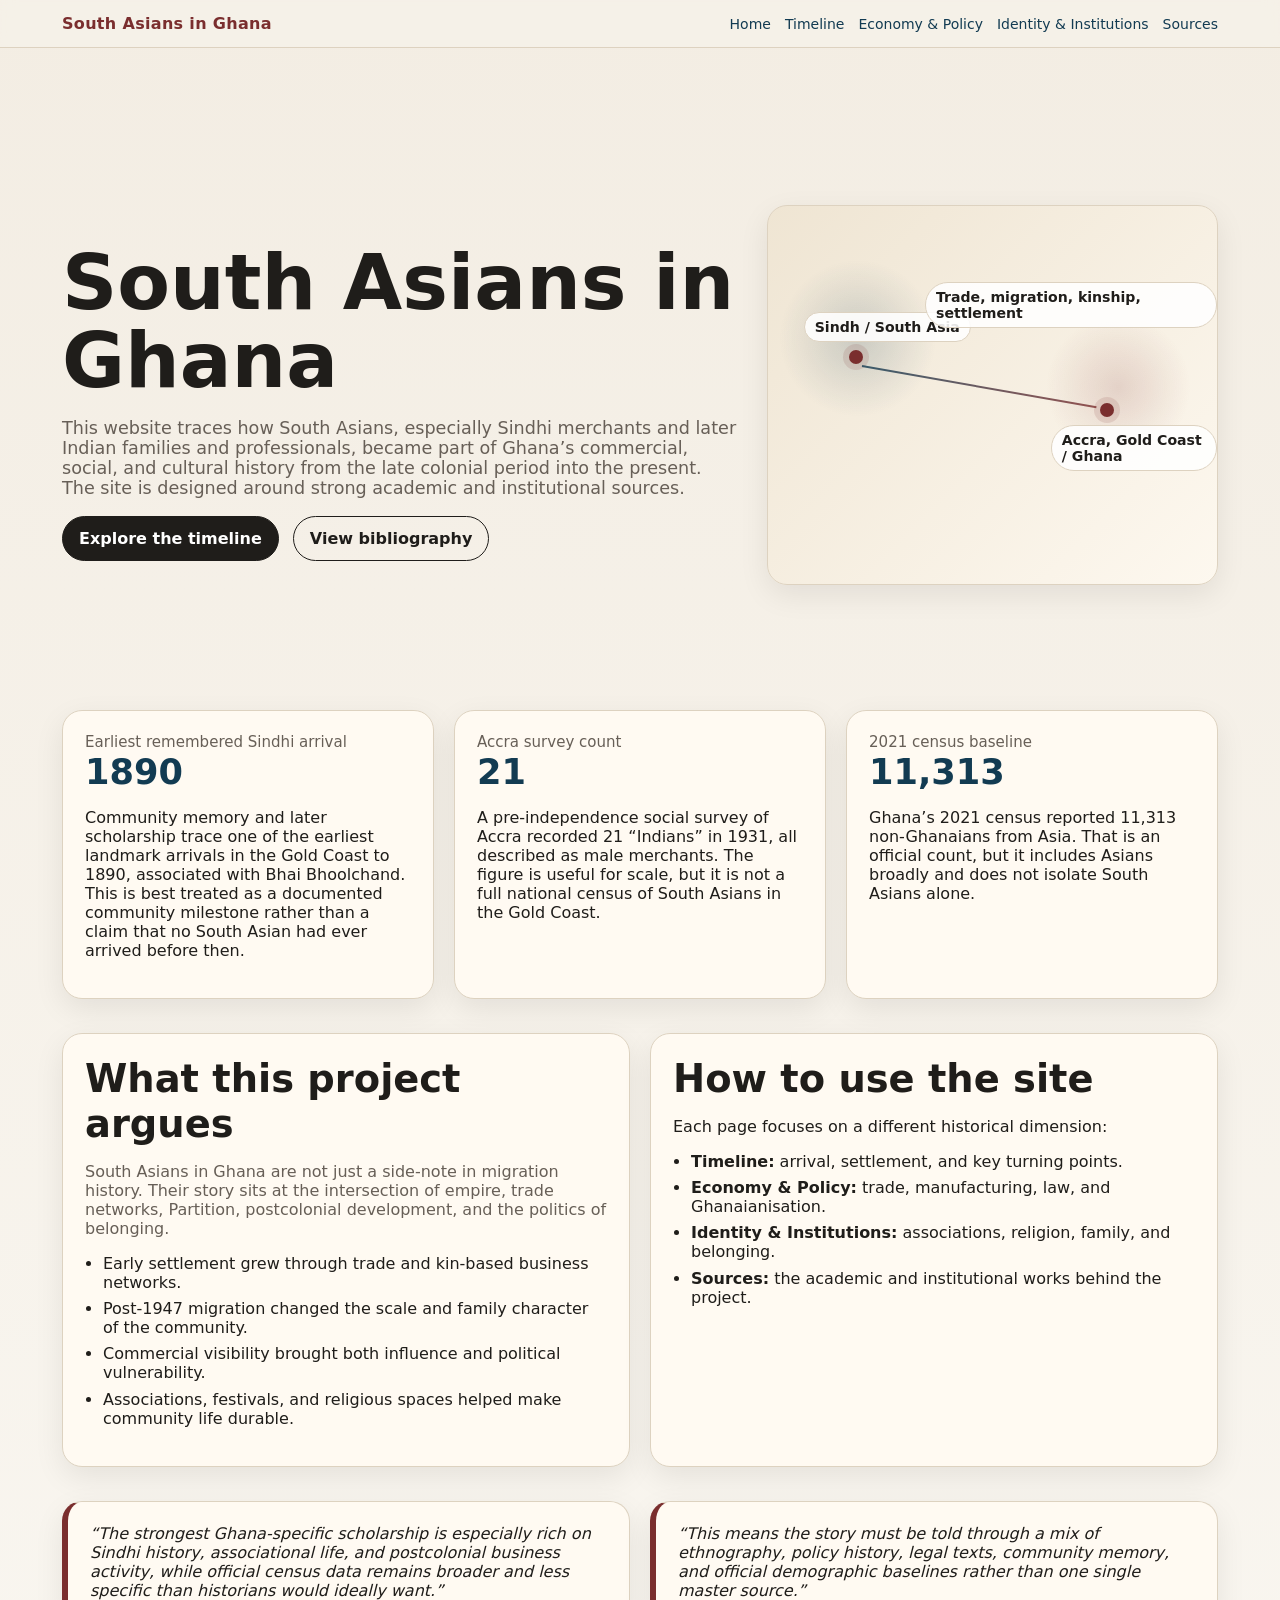
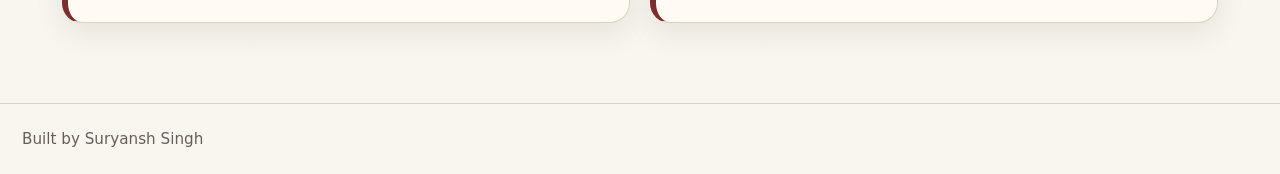
<file: index.html>
<!DOCTYPE html>
<html lang="en">
<head>
  <meta charset="UTF-8" />
  <meta name="viewport" content="width=device-width, initial-scale=1.0" />
  <title>South Asians in Ghana</title>
  <link rel="stylesheet" href="style.css" />
</head>
<body>
<header>
  <nav class="nav">
    <div class="brand">South Asians in Ghana</div>
    <div class="navlinks">
      <a href="index.html">Home</a>
      <a href="timeline.html">Timeline</a>
      <a href="economy.html">Economy & Policy</a>
      <a href="identity.html">Identity & Institutions</a>
      <a href="sources.html">Sources</a>
    </div>
  </nav>
</header>
<main class="container">
  <section class="hero">
    <div>
      <h1>South Asians in Ghana</h1>
      <p>This website traces how South Asians, especially Sindhi merchants and later Indian families and professionals, became part of Ghana’s commercial, social, and cultural history from the late colonial period into the present. The site is designed around strong academic and institutional sources.</p>
      <div class="cta-row">
        <a class="btn primary" href="timeline.html">Explore the timeline</a>
        <a class="btn secondary" href="sources.html">View bibliography</a>
      </div>
    </div>
    <div class="panel mini-map">
      <div class="dot" style="left:18%;top:38%"></div>
      <div class="label" style="left:8%;top:28%">Sindh / South Asia</div>
      <div class="dot" style="left:74%;top:52%"></div>
      <div class="label" style="left:63%;top:58%">Accra, Gold Coast / Ghana</div>
      <div class="route" style="left:21%;top:42%;width:53%;transform:rotate(10deg)"></div>
      <div class="label" style="left:35%;top:20%">Trade, migration, kinship, settlement</div>
    </div>
  </section>

  <section class="grid three">
    <div class="stat">
      <div class="small">Earliest remembered Sindhi arrival</div>
      <div class="stat-num">1890</div>
      <p>Community memory and later scholarship trace one of the earliest landmark arrivals in the Gold Coast to 1890, associated with Bhai Bhoolchand. This is best treated as a documented community milestone rather than a claim that no South Asian had ever arrived before then.</p>
    </div>
    <div class="stat">
      <div class="small">Accra survey count</div>
      <div class="stat-num">21</div>
      <p>A pre-independence social survey of Accra recorded 21 “Indians” in 1931, all described as male merchants. The figure is useful for scale, but it is not a full national census of South Asians in the Gold Coast.</p>
    </div>
    <div class="stat">
      <div class="small">2021 census baseline</div>
      <div class="stat-num">11,313</div>
      <p>Ghana’s 2021 census reported 11,313 non-Ghanaians from Asia. That is an official count, but it includes Asians broadly and does not isolate South Asians alone.</p>
    </div>
  </section>

  <section style="margin-top:34px" class="grid two">
    <div class="feature">
      <h2 class="section-title">What this project argues</h2>
      <p class="section-lead">South Asians in Ghana are not just a side-note in migration history. Their story sits at the intersection of empire, trade networks, Partition, postcolonial development, and the politics of belonging.</p>
      <ul class="clean">
        <li>Early settlement grew through trade and kin-based business networks.</li>
        <li>Post-1947 migration changed the scale and family character of the community.</li>
        <li>Commercial visibility brought both influence and political vulnerability.</li>
        <li>Associations, festivals, and religious spaces helped make community life durable.</li>
      </ul>
    </div>
    <div class="feature">
      <h2 class="section-title">How to use the site</h2>
      <p>Each page focuses on a different historical dimension:</p>
      <ul class="clean">
        <li><strong>Timeline:</strong> arrival, settlement, and key turning points.</li>
        <li><strong>Economy & Policy:</strong> trade, manufacturing, law, and Ghanaianisation.</li>
        <li><strong>Identity & Institutions:</strong> associations, religion, family, and belonging.</li>
        <li><strong>Sources:</strong> the academic and institutional works behind the project.</li>
      </ul>
    </div>
  </section>

  <section style="margin-top:34px" class="grid two">
    <div class="quote">“The strongest Ghana-specific scholarship is especially rich on Sindhi history, associational life, and postcolonial business activity, while official census data remains broader and less specific than historians would ideally want.”</div>
    <div class="quote">“This means the story must be told through a mix of ethnography, policy history, legal texts, community memory, and official demographic baselines rather than one single master source.”</div>
  </section>
</main>
<footer>
  Built by Suryansh Singh
<script src="app.js"></script>
</body>
</html>
</file>
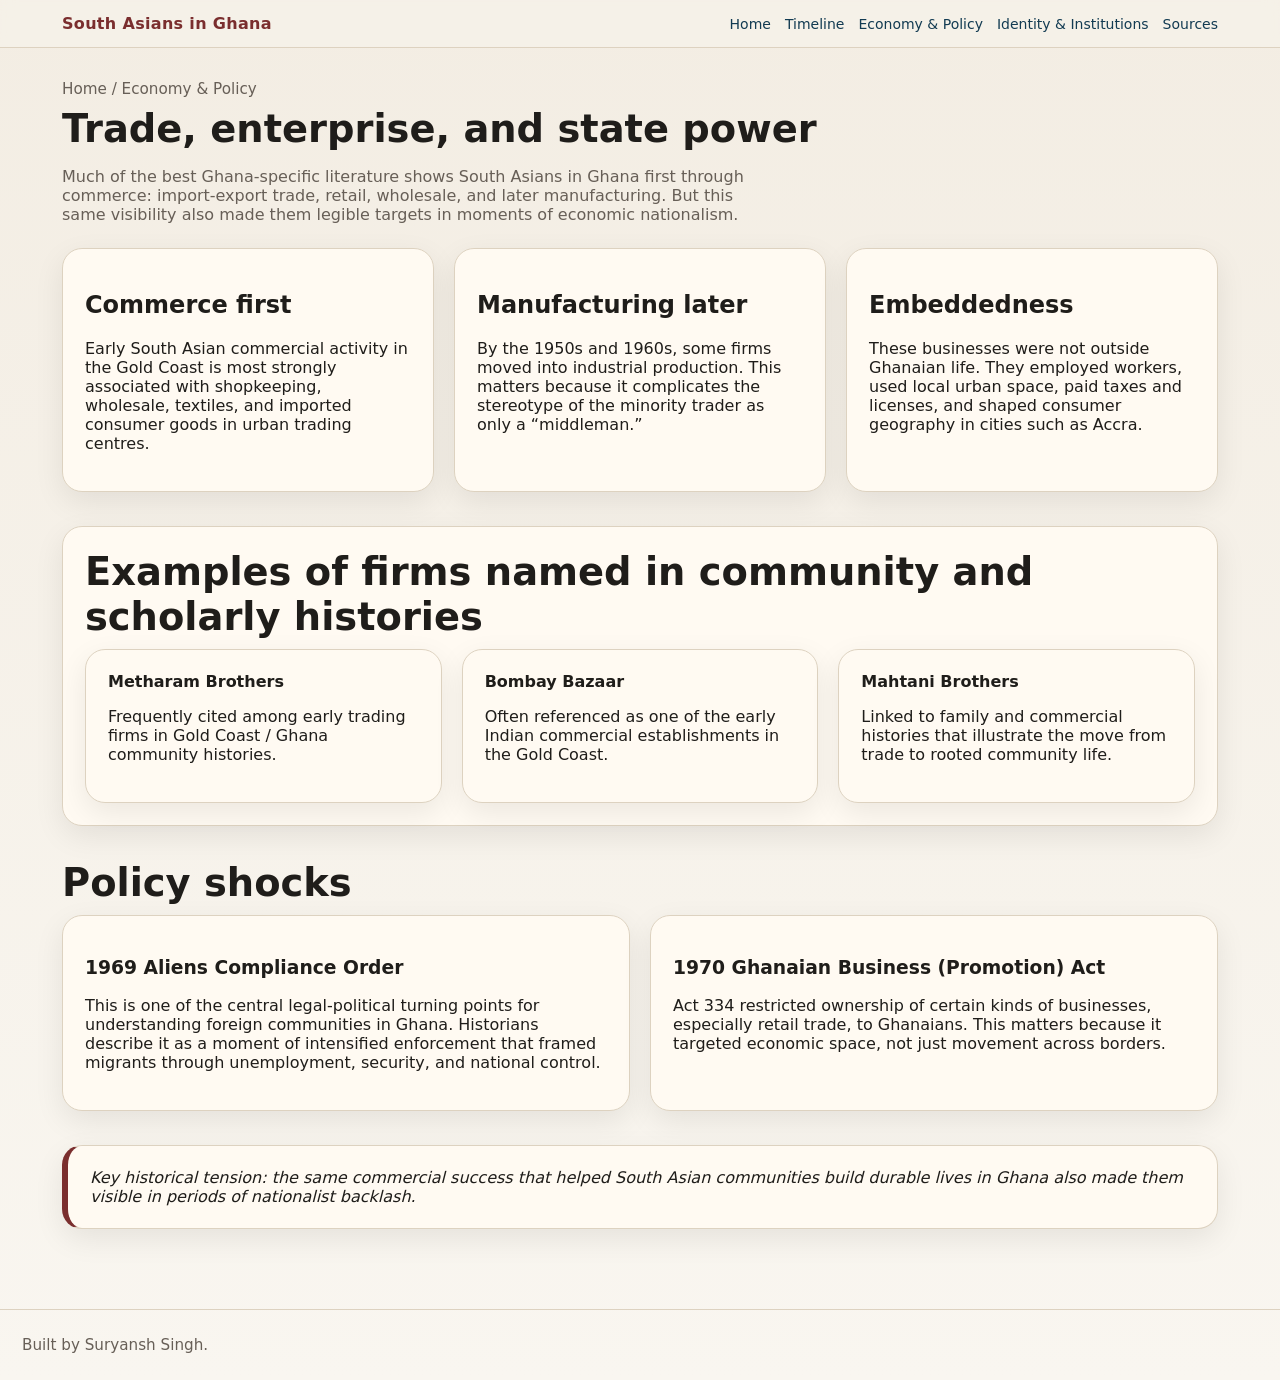
<file: economy.html>
<!DOCTYPE html>
<html lang="en">
<head>
  <meta charset="UTF-8" />
  <meta name="viewport" content="width=device-width, initial-scale=1.0" />
  <title>Economy & Policy | South Asians in Ghana</title>
  <link rel="stylesheet" href="style.css" />
</head>
<body>
<header><nav class="nav"><div class="brand">South Asians in Ghana</div><div class="navlinks"><a href="index.html">Home</a><a href="timeline.html">Timeline</a><a href="economy.html">Economy & Policy</a><a href="identity.html">Identity & Institutions</a><a href="sources.html">Sources</a></div></nav></header>
<main class="container">
  <div class="breadcrumbs">Home / Economy & Policy</div>
  <h1 class="section-title">Trade, enterprise, and state power</h1>
  <p class="section-lead">Much of the best Ghana-specific literature shows South Asians in Ghana first through commerce: import-export trade, retail, wholesale, and later manufacturing. But this same visibility also made them legible targets in moments of economic nationalism.</p>

  <section class="grid three" style="margin-top:24px">
    <div class="card"><h2>Commerce first</h2><p>Early South Asian commercial activity in the Gold Coast is most strongly associated with shopkeeping, wholesale, textiles, and imported consumer goods in urban trading centres.</p></div>
    <div class="card"><h2>Manufacturing later</h2><p>By the 1950s and 1960s, some firms moved into industrial production. This matters because it complicates the stereotype of the minority trader as only a “middleman.”</p></div>
    <div class="card"><h2>Embeddedness</h2><p>These businesses were not outside Ghanaian life. They employed workers, used local urban space, paid taxes and licenses, and shaped consumer geography in cities such as Accra.</p></div>
  </section>

  <section style="margin-top:34px" class="panel">
    <h2 class="section-title">Examples of firms named in community and scholarly histories</h2>
    <div class="grid three">
      <div class="card"><strong>Metharam Brothers</strong><p>Frequently cited among early trading firms in Gold Coast / Ghana community histories.</p></div>
      <div class="card"><strong>Bombay Bazaar</strong><p>Often referenced as one of the early Indian commercial establishments in the Gold Coast.</p></div>
      <div class="card"><strong>Mahtani Brothers</strong><p>Linked to family and commercial histories that illustrate the move from trade to rooted community life.</p></div>
    </div>
  </section>

  <section style="margin-top:34px">
    <h2 class="section-title">Policy shocks</h2>
    <div class="grid two">
      <div class="feature">
        <h3>1969 Aliens Compliance Order</h3>
        <p>This is one of the central legal-political turning points for understanding foreign communities in Ghana. Historians describe it as a moment of intensified enforcement that framed migrants through unemployment, security, and national control.</p>
      </div>
      <div class="feature">
        <h3>1970 Ghanaian Business (Promotion) Act</h3>
        <p>Act 334 restricted ownership of certain kinds of businesses, especially retail trade, to Ghanaians. This matters because it targeted economic space, not just movement across borders.</p>
      </div>
    </div>
  </section>

  <section style="margin-top:34px" class="quote">Key historical tension: the same commercial success that helped South Asian communities build durable lives in Ghana also made them visible in periods of nationalist backlash.</section>
</main>
<footer>Built by Suryansh Singh.</footer>
<script src="app.js"></script>
</body>
</html>
</file>
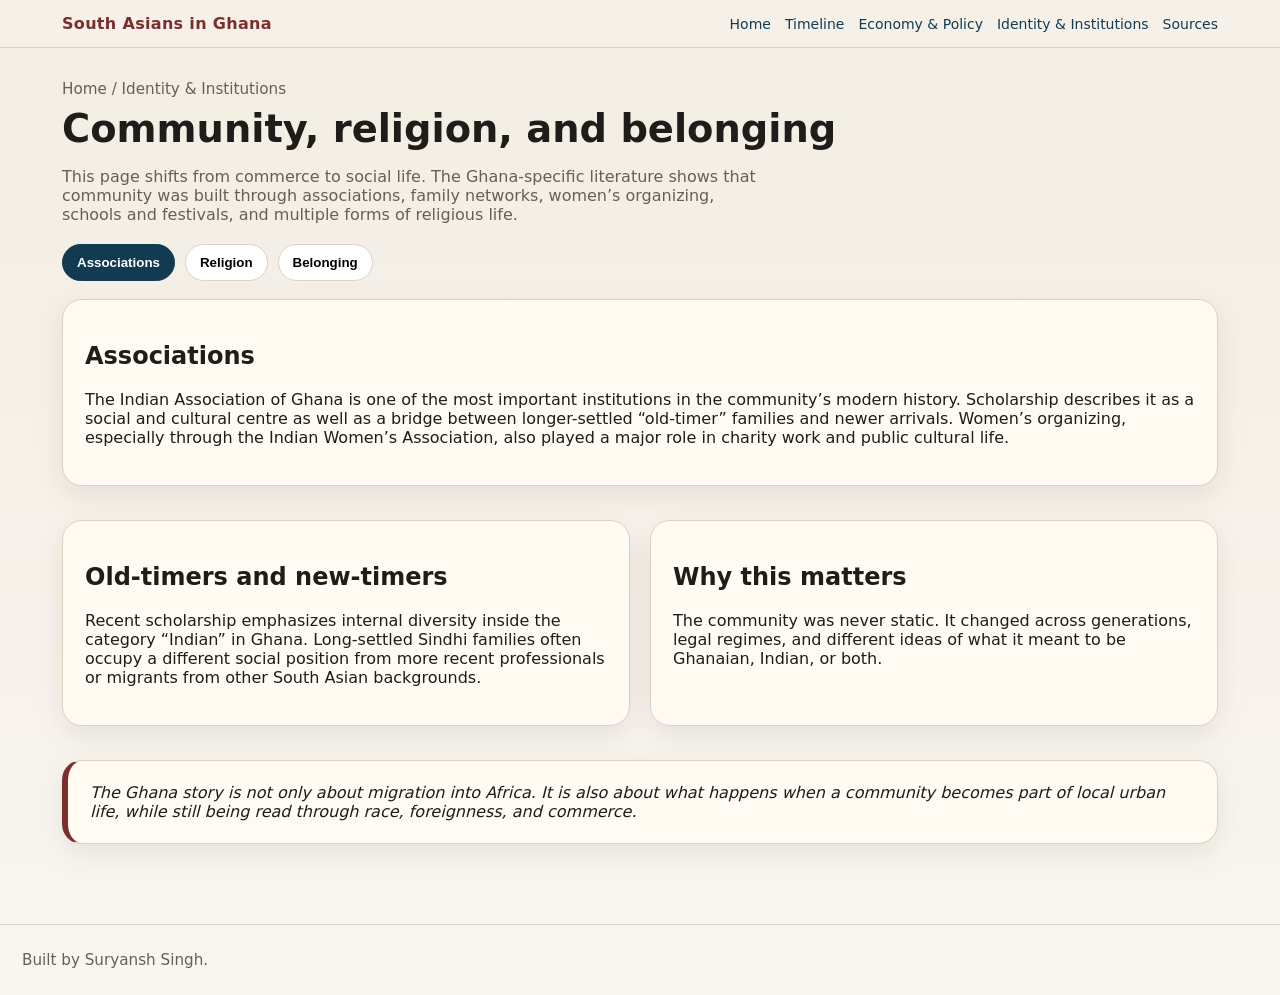
<file: identity.html>
<!DOCTYPE html>
<html lang="en">
<head>
  <meta charset="UTF-8" />
  <meta name="viewport" content="width=device-width, initial-scale=1.0" />
  <title>Identity & Institutions | South Asians in Ghana</title>
  <link rel="stylesheet" href="style.css" />
</head>
<body>
<header><nav class="nav"><div class="brand">South Asians in Ghana</div><div class="navlinks"><a href="index.html">Home</a><a href="timeline.html">Timeline</a><a href="economy.html">Economy & Policy</a><a href="identity.html">Identity & Institutions</a><a href="sources.html">Sources</a></div></nav></header>
<main class="container">
  <div class="breadcrumbs">Home / Identity & Institutions</div>
  <h1 class="section-title">Community, religion, and belonging</h1>
  <p class="section-lead">This page shifts from commerce to social life. The Ghana-specific literature shows that community was built through associations, family networks, women’s organizing, schools and festivals, and multiple forms of religious life.</p>

  <section style="margin-top:20px">
    <div data-tab-group class="tabs">
      <button class="tab-btn active" data-target="panel1">Associations</button>
      <button class="tab-btn" data-target="panel2">Religion</button>
      <button class="tab-btn" data-target="panel3">Belonging</button>
    </div>
    <div id="panel1" class="tab-panel active">
      <h2>Associations</h2>
      <p>The Indian Association of Ghana is one of the most important institutions in the community’s modern history. Scholarship describes it as a social and cultural centre as well as a bridge between longer-settled “old-timer” families and newer arrivals. Women’s organizing, especially through the Indian Women’s Association, also played a major role in charity work and public cultural life.</p>
    </div>
    <div id="panel2" class="tab-panel">
      <h2>Religion</h2>
      <p>Religion in Ghana cannot be treated as a simple copy of a diaspora homeland. The Hindu Monastery of Africa is especially important because it represents a Ghanaian-led Hindu institutional tradition that nevertheless intersects with Indian migrants, gurus, and wider transnational Hindu worlds.</p>
    </div>
    <div id="panel3" class="tab-panel">
      <h2>Belonging</h2>
      <p>One of the deepest themes in the literature is the gap between legal status and lived belonging. Some long-settled families remained Indian passport holders, some became Ghanaian citizens, and yet citizenship alone did not always settle the question of who counted as fully Ghanaian in the public imagination.</p>
    </div>
  </section>

  <section style="margin-top:34px" class="grid two">
    <div class="card">
      <h2>Old-timers and new-timers</h2>
      <p>Recent scholarship emphasizes internal diversity inside the category “Indian” in Ghana. Long-settled Sindhi families often occupy a different social position from more recent professionals or migrants from other South Asian backgrounds.</p>
    </div>
    <div class="card">
      <h2>Why this matters</h2>
      <p>The community was never static. It changed across generations, legal regimes, and different ideas of what it meant to be Ghanaian, Indian, or both.</p>
    </div>
  </section>

  <section style="margin-top:34px" class="quote">The Ghana story is not only about migration into Africa. It is also about what happens when a community becomes part of local urban life, while still being read through race, foreignness, and commerce.</section>
</main>
<footer>Built by Suryansh Singh.</footer>
<script src="app.js"></script>
</body>
</html>
</file>
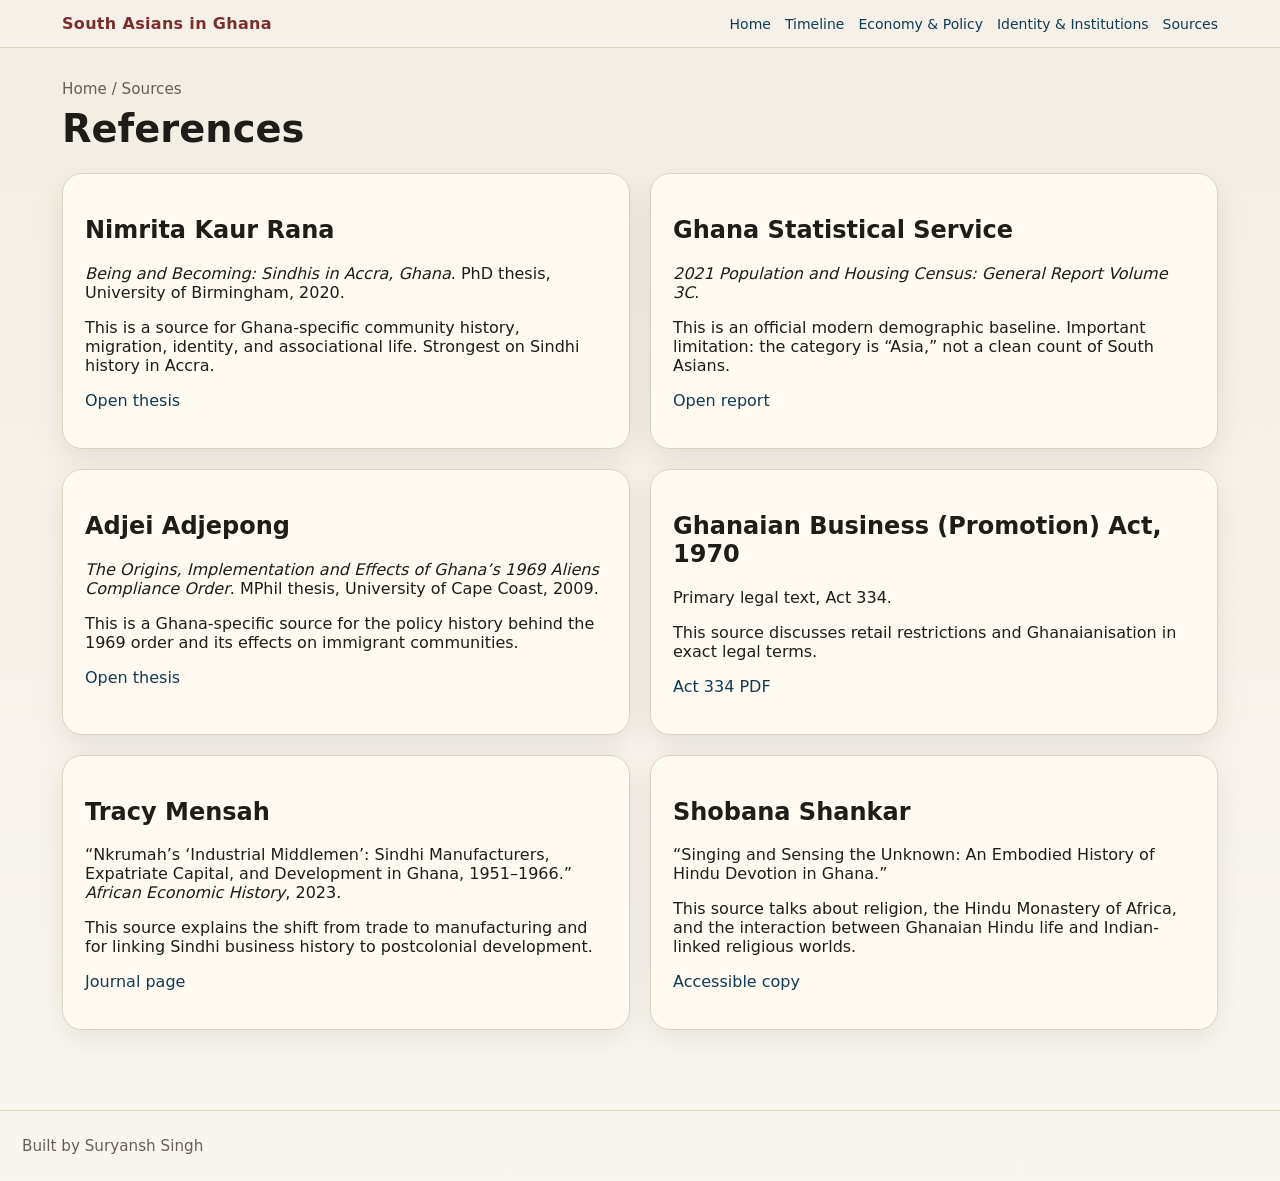
<file: sources.html>
<!DOCTYPE html>
<html lang="en">
<head>
  <meta charset="UTF-8" />
  <meta name="viewport" content="width=device-width, initial-scale=1.0" />
  <title>Sources | South Asians in Ghana</title>
  <link rel="stylesheet" href="style.css" />
</head>
<body>
<header><nav class="nav"><div class="brand">South Asians in Ghana</div><div class="navlinks"><a href="index.html">Home</a><a href="timeline.html">Timeline</a><a href="economy.html">Economy & Policy</a><a href="identity.html">Identity & Institutions</a><a href="sources.html">Sources</a></div></nav></header>
<main class="container">
  <div class="breadcrumbs">Home / Sources</div>
  <h1 class="section-title">References</h1>

  <section class="grid two" style="margin-top:22px">
    <div class="source-card">
      <h2>Nimrita Kaur Rana</h2>
      <p><em>Being and Becoming: Sindhis in Accra, Ghana</em>. PhD thesis, University of Birmingham, 2020.</p>
      <p>This is a source for Ghana-specific community history, migration, identity, and associational life. Strongest on Sindhi history in Accra.</p>
      <p><a href="https://etheses.bham.ac.uk//id/eprint/10316/7/Rana2020PhD_Redacted.pdf">Open thesis</a></p>
    </div>
    <div class="source-card">
      <h2>Ghana Statistical Service</h2>
      <p><em>2021 Population and Housing Census: General Report Volume 3C</em>.</p>
      <p>This is an official modern demographic baseline. Important limitation: the category is “Asia,” not a clean count of South Asians.</p>
      <p><a href="https://www.statsghana.gov.gh/gssmain/fileUpload/pressrelease/2021%20PHC%20General%20Report%203C_revised%20print_281121a.pdf">Open report</a></p>
    </div>
    <div class="source-card">
      <h2>Adjei Adjepong</h2>
      <p><em>The Origins, Implementation and Effects of Ghana’s 1969 Aliens Compliance Order</em>. MPhil thesis, University of Cape Coast, 2009.</p>
      <p>This is a Ghana-specific source for the policy history behind the 1969 order and its effects on immigrant communities.</p>
      <p><a href="https://ir.ucc.edu.gh/xmlui/bitstream/handle/123456789/1865/ADJEPONG%202009.pdf?isAllowed=y&sequence=1">Open thesis</a></p>
    </div>
    <div class="source-card">
      <h2>Ghanaian Business (Promotion) Act, 1970</h2>
      <p>Primary legal text, Act 334.</p>
      <p>This source discusses retail restrictions and Ghanaianisation in exact legal terms.</p>
      <p><a href="https://ghalii.org/akn/gh/act/1970/334/eng%401970-12-31/source.pdf">Act 334 PDF</a></p>
    </div>
    <div class="source-card">
      <h2>Tracy Mensah</h2>
      <p>“Nkrumah’s ‘Industrial Middlemen’: Sindhi Manufacturers, Expatriate Capital, and Development in Ghana, 1951–1966.” <em>African Economic History</em>, 2023.</p>
      <p>This source explains the shift from trade to manufacturing and for linking Sindhi business history to postcolonial development.</p>
      <p><a href="https://aeh.uwpress.org/content/51/2/52">Journal page</a></p>
    </div>
    <div class="source-card">
      <h2>Shobana Shankar</h2>
      <p>“Singing and Sensing the Unknown: An Embodied History of Hindu Devotion in Ghana.”</p>
      <p>This source talks about religion, the Hindu Monastery of Africa, and the interaction between Ghanaian Hindu life and Indian-linked religious worlds.</p>
      <p><a href="https://scispace.com/pdf/singing-and-sensing-the-unknown-an-embodied-history-of-hindu-4jdkuai8j0.pdf">Accessible copy</a></p>
    </div>
  </section>

</main>
<footer>Built by Suryansh Singh</footer>
<script src="app.js"></script>
</body>
</html>
</file>
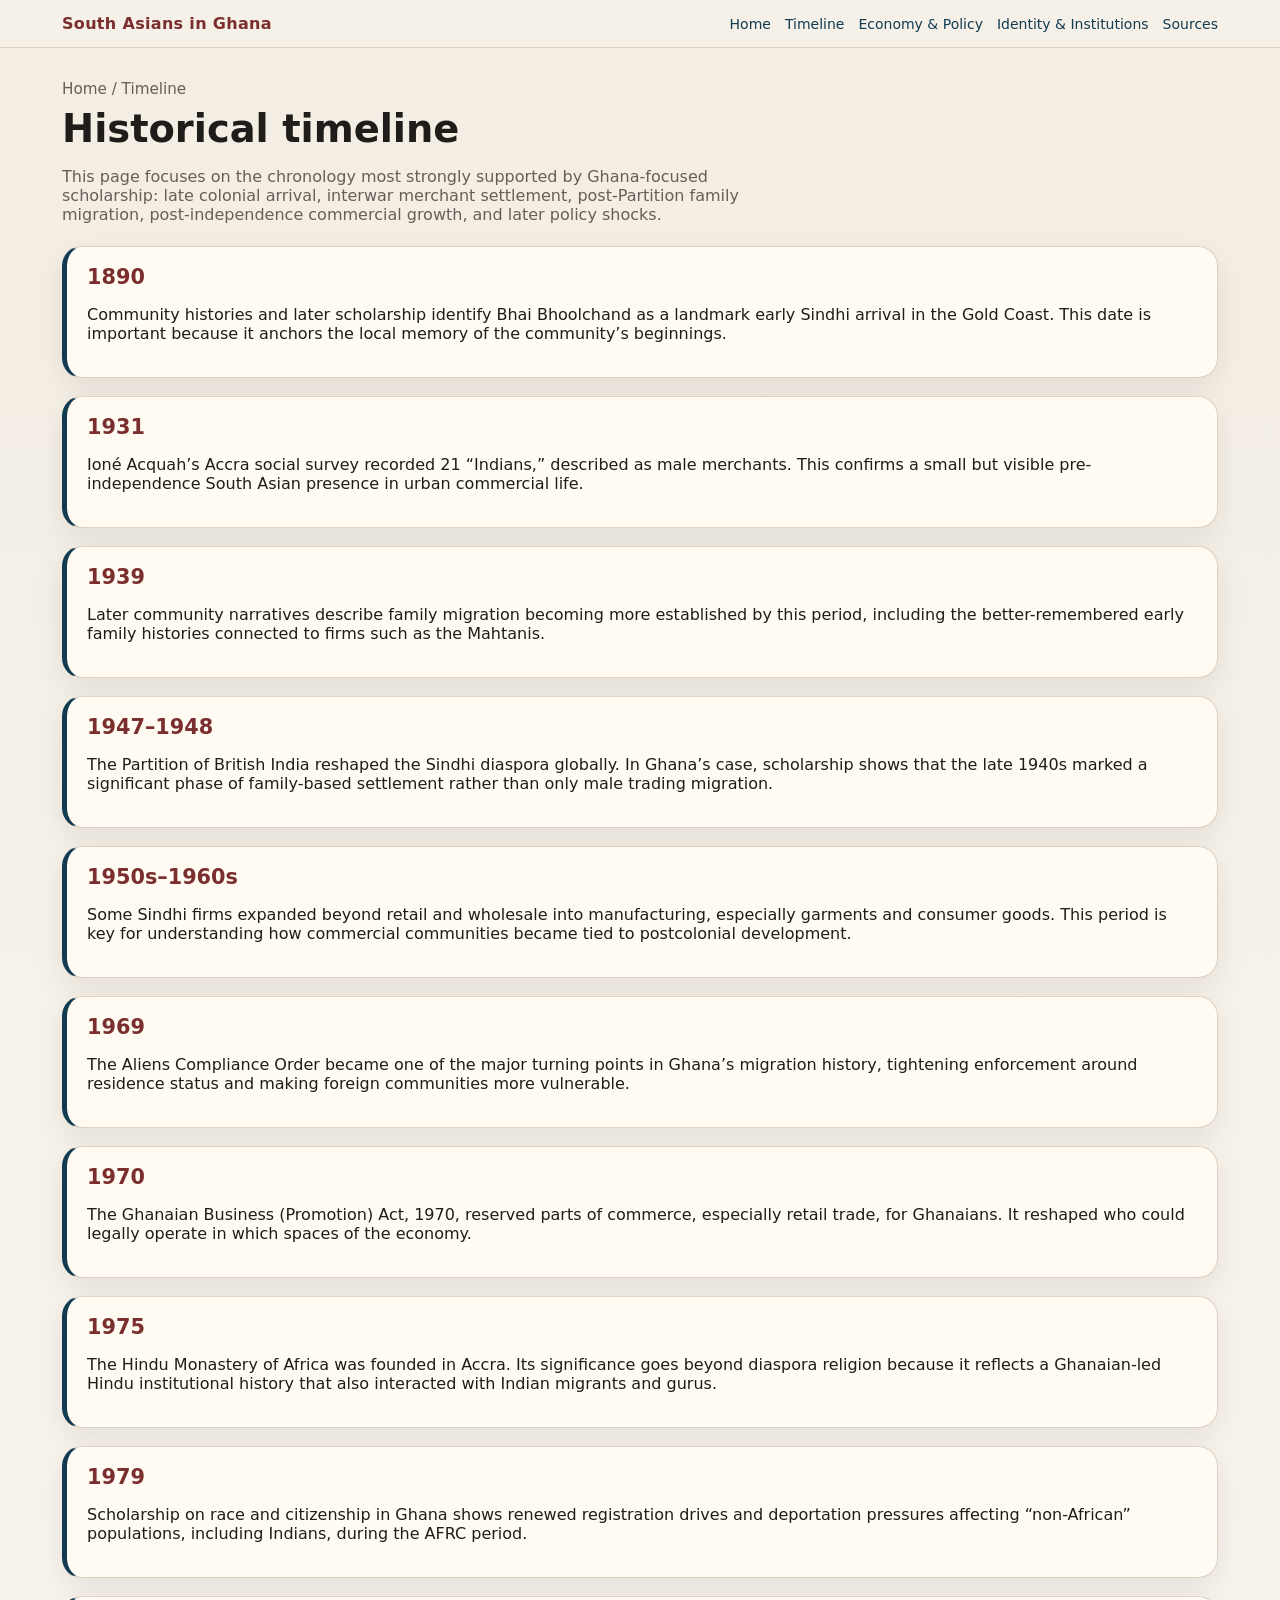
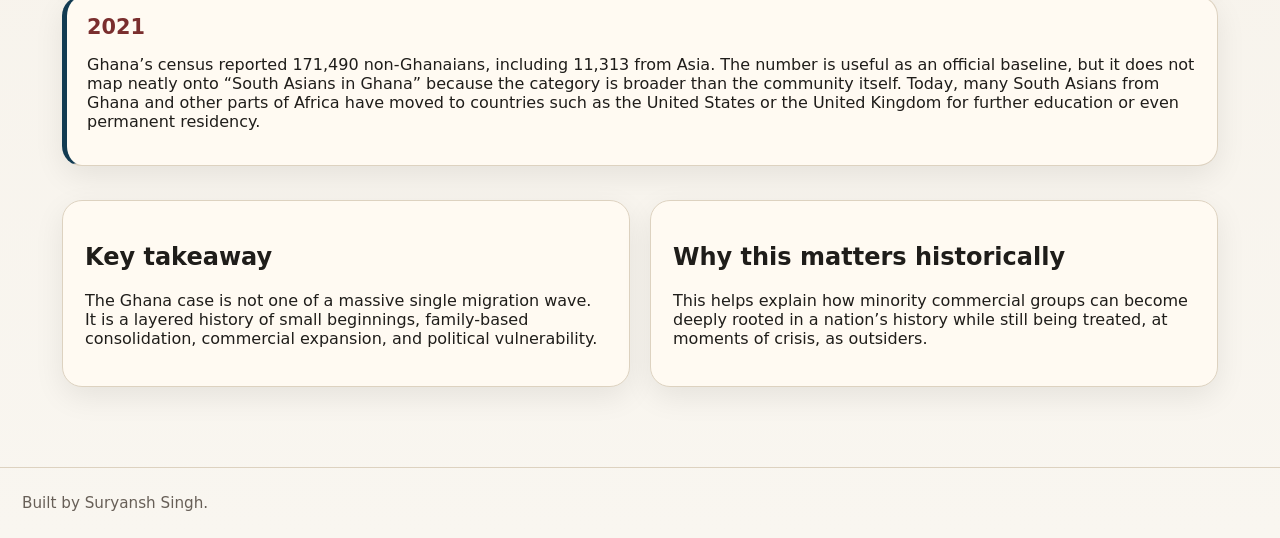
<file: timeline.html>
<!DOCTYPE html>
<html lang="en">
<head>
  <meta charset="UTF-8" />
  <meta name="viewport" content="width=device-width, initial-scale=1.0" />
  <title>Timeline | South Asians in Ghana</title>
  <link rel="stylesheet" href="style.css" />
</head>
<body>
<header><nav class="nav"><div class="brand">South Asians in Ghana</div><div class="navlinks"><a href="index.html">Home</a><a href="timeline.html">Timeline</a><a href="economy.html">Economy & Policy</a><a href="identity.html">Identity & Institutions</a><a href="sources.html">Sources</a></div></nav></header>
<main class="container">
  <div class="breadcrumbs">Home / Timeline</div>
  <h1 class="section-title">Historical timeline</h1>
  <p class="section-lead">This page focuses on the chronology most strongly supported by Ghana-focused scholarship: late colonial arrival, interwar merchant settlement, post-Partition family migration, post-independence commercial growth, and later policy shocks.</p>

  <section class="timeline" style="margin-top:22px">
    <div class="timeline-item"><div class="year">1890</div><p>Community histories and later scholarship identify Bhai Bhoolchand as a landmark early Sindhi arrival in the Gold Coast. This date is important because it anchors the local memory of the community’s beginnings.</p></div>
    <div class="timeline-item"><div class="year">1931</div><p>Ioné Acquah’s Accra social survey recorded 21 “Indians,” described as male merchants. This confirms a small but visible pre-independence South Asian presence in urban commercial life.</p></div>
    <div class="timeline-item"><div class="year">1939</div><p>Later community narratives describe family migration becoming more established by this period, including the better-remembered early family histories connected to firms such as the Mahtanis.</p></div>
    <div class="timeline-item"><div class="year">1947–1948</div><p>The Partition of British India reshaped the Sindhi diaspora globally. In Ghana’s case, scholarship shows that the late 1940s marked a significant phase of family-based settlement rather than only male trading migration.</p></div>
    <div class="timeline-item"><div class="year">1950s–1960s</div><p>Some Sindhi firms expanded beyond retail and wholesale into manufacturing, especially garments and consumer goods. This period is key for understanding how commercial communities became tied to postcolonial development.</p></div>
    <div class="timeline-item"><div class="year">1969</div><p>The Aliens Compliance Order became one of the major turning points in Ghana’s migration history, tightening enforcement around residence status and making foreign communities more vulnerable.</p></div>
    <div class="timeline-item"><div class="year">1970</div><p>The Ghanaian Business (Promotion) Act, 1970, reserved parts of commerce, especially retail trade, for Ghanaians. It reshaped who could legally operate in which spaces of the economy.</p></div>
    <div class="timeline-item"><div class="year">1975</div><p>The Hindu Monastery of Africa was founded in Accra. Its significance goes beyond diaspora religion because it reflects a Ghanaian-led Hindu institutional history that also interacted with Indian migrants and gurus.</p></div>
    <div class="timeline-item"><div class="year">1979</div><p>Scholarship on race and citizenship in Ghana shows renewed registration drives and deportation pressures affecting “non-African” populations, including Indians, during the AFRC period.</p></div>
    <div class="timeline-item"><div class="year">2021</div><p>Ghana’s census reported 171,490 non-Ghanaians, including 11,313 from Asia. The number is useful as an official baseline, but it does not map neatly onto “South Asians in Ghana” because the category is broader than the community itself. Today, many South Asians from Ghana and other parts of Africa have moved to countries such as the United States or the United Kingdom for further education or even permanent residency.</p></div>
  </section>

  <section style="margin-top:34px" class="grid two">
    <div class="card">
      <h2>Key takeaway</h2>
      <p>The Ghana case is not one of a massive single migration wave. It is a layered history of small beginnings, family-based consolidation, commercial expansion, and political vulnerability.</p>
    </div>
    <div class="card">
      <h2>Why this matters historically</h2>
      <p>This helps explain how minority commercial groups can become deeply rooted in a nation’s history while still being treated, at moments of crisis, as outsiders.</p>
    </div>
  </section>
</main>
<footer>Built by Suryansh Singh.</footer>
<script src="app.js"></script>
</body>
</html>
</file>
<file: style.css>
:root{
  --bg:#f6f1e8;
  --paper:#fffaf2;
  --ink:#1f1d1a;
  --muted:#675f57;
  --accent:#7a2e2e;
  --accent-2:#123b52;
  --line:#ddd2c0;
  --shadow:0 10px 30px rgba(0,0,0,.08);
}
*{box-sizing:border-box}
html{scroll-behavior:smooth}
body{
  margin:0;
  font-family: Inter, system-ui, -apple-system, BlinkMacSystemFont, "Segoe UI", sans-serif;
  color:var(--ink);
  background:linear-gradient(180deg,#f3ede3 0%, #f9f6f0 100%);
}
a{color:var(--accent-2);text-decoration:none}
a:hover{text-decoration:underline}
header{
  position:sticky;top:0;z-index:20;
  backdrop-filter: blur(8px);
  background:rgba(246,241,232,.9);
  border-bottom:1px solid var(--line);
}
.nav{
  max-width:1200px;margin:0 auto;padding:14px 22px;
  display:flex;justify-content:space-between;align-items:center;gap:18px;
}
.brand{font-weight:800;letter-spacing:.02em;color:var(--accent)}
.navlinks{display:flex;flex-wrap:wrap;gap:14px;font-size:14px}
.container{max-width:1200px;margin:0 auto;padding:32px 22px 80px}
.hero{
  display:grid;grid-template-columns:1.2fr .8fr;gap:28px;align-items:center;
  min-height:70vh;
}
.hero h1{font-size:clamp(2.4rem,6vw,4.8rem);line-height:1.02;margin:.2em 0}
.hero p{font-size:1.1rem;color:var(--muted);max-width:62ch}
.kicker{color:var(--accent-2);font-weight:700;text-transform:uppercase;letter-spacing:.12em;font-size:.78rem}
.panel,.card,.timeline-item,.source-card,.stat,.quote,.tab-panel,.feature{
  background:var(--paper);border:1px solid var(--line);border-radius:20px;box-shadow:var(--shadow)
}
.grid{display:grid;gap:20px}
.two{grid-template-columns:repeat(2,minmax(0,1fr))}
.three{grid-template-columns:repeat(3,minmax(0,1fr))}
.card,.panel,.feature,.tab-panel,.source-card,.stat,.quote{padding:22px}
.section-title{font-size:clamp(1.6rem,3vw,2.4rem);margin:0 0 10px}
.section-lead{color:var(--muted);max-width:70ch}
.cta-row{display:flex;flex-wrap:wrap;gap:14px;margin-top:18px}
.btn{display:inline-block;padding:12px 16px;border-radius:999px;border:1px solid var(--ink);font-weight:700}
.btn.primary{background:var(--ink);color:#fff;border-color:var(--ink)}
.btn.secondary{background:transparent;color:var(--ink)}
.mini-map{
  min-height:380px;position:relative;overflow:hidden;
  background:
   radial-gradient(circle at 20% 35%, rgba(18,59,82,.18), transparent 18%),
   radial-gradient(circle at 78% 48%, rgba(122,46,46,.16), transparent 18%),
   linear-gradient(135deg,#efe5d3,#fdf8ef);
}
.route{position:absolute;height:2px;background:linear-gradient(90deg,var(--accent-2),var(--accent));transform-origin:left center;opacity:.8}
.dot{position:absolute;width:14px;height:14px;border-radius:50%;background:var(--accent);box-shadow:0 0 0 6px rgba(122,46,46,.13)}
.label{position:absolute;font-size:.88rem;font-weight:700;background:rgba(255,255,255,.88);padding:6px 10px;border-radius:999px;border:1px solid var(--line)}
.timeline{display:grid;gap:18px;position:relative}
.timeline-item{padding:18px 20px;border-left:5px solid var(--accent-2)}
.year{font-size:1.3rem;font-weight:800;color:var(--accent)}
.small{font-size:.94rem;color:var(--muted)}
.tabs{display:flex;flex-wrap:wrap;gap:10px;margin:18px 0}
.tab-btn{padding:10px 14px;border-radius:999px;border:1px solid var(--line);background:#fff;cursor:pointer;font-weight:700}
.tab-btn.active{background:var(--accent-2);color:#fff;border-color:var(--accent-2)}
.tab-panel{display:none}
.tab-panel.active{display:block}
.quote{font-style:italic;border-left:6px solid var(--accent)}
.stat-num{font-size:2.2rem;font-weight:900;color:var(--accent-2)}
footer{border-top:1px solid var(--line);padding:26px 22px;color:var(--muted);font-size:.95rem}
.breadcrumbs{font-size:.95rem;color:var(--muted);margin-bottom:8px}
.callout{padding:14px 16px;border-radius:16px;background:#fff3dd;border:1px solid #edd39c;color:#56472b}
ul.clean{padding-left:18px}
li{margin:.45em 0}
@media (max-width:900px){
  .hero,.two,.three{grid-template-columns:1fr}
  .mini-map{min-height:300px}
}
</file>
